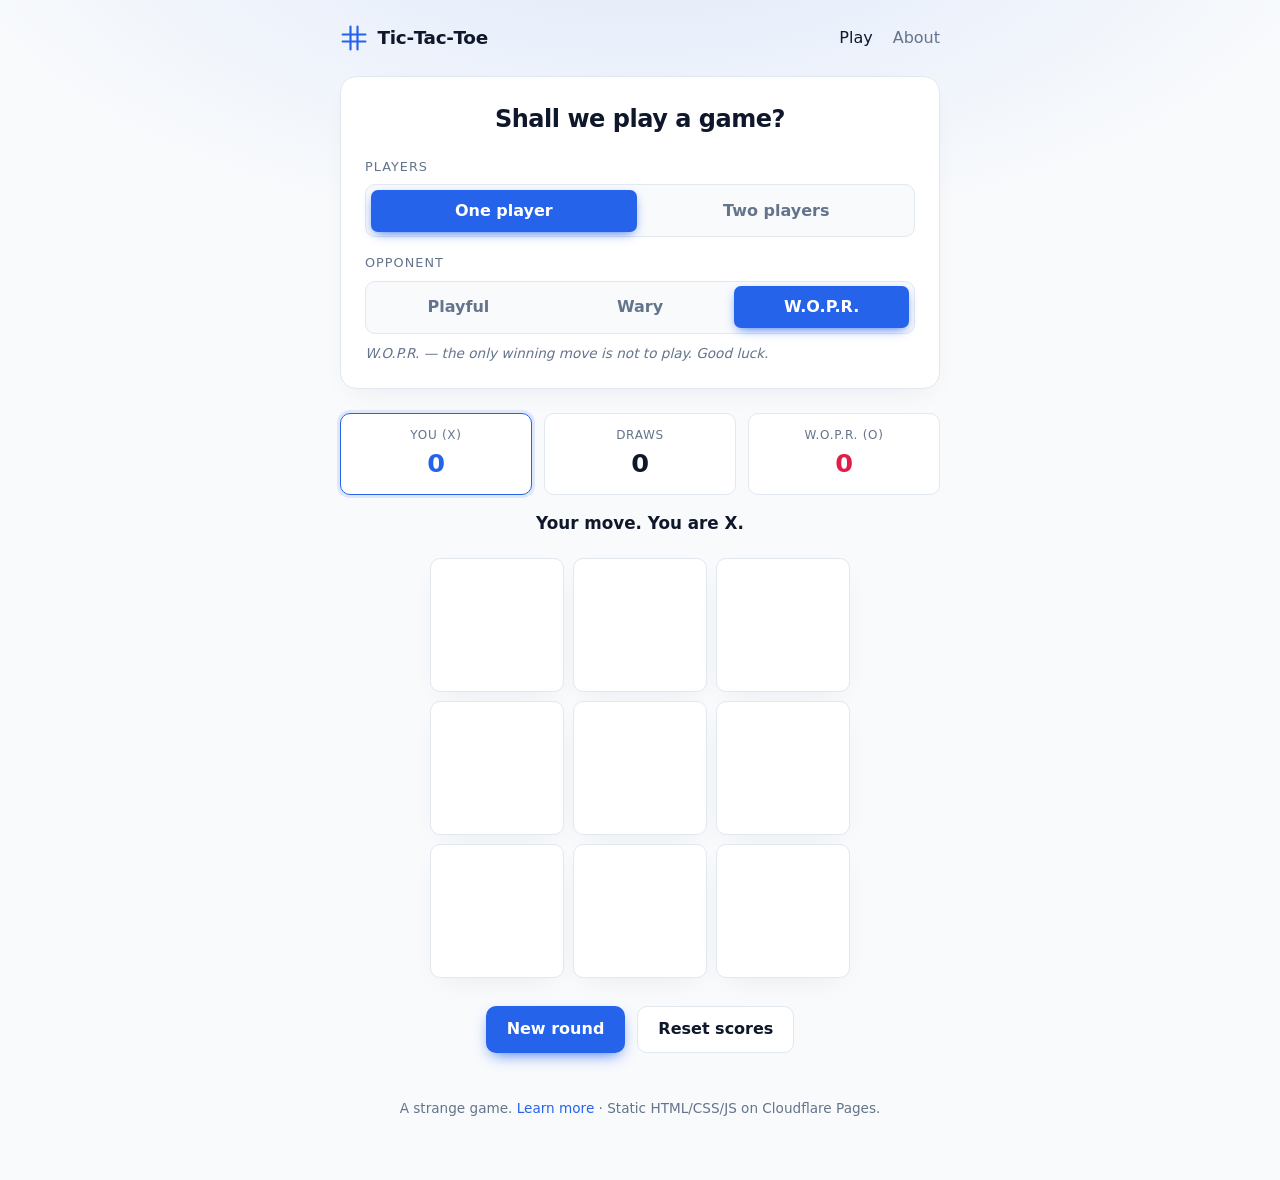
<file: index.html>
<!doctype html>
<html lang="en">
  <head>
    <meta charset="utf-8" />
    <meta name="viewport" content="width=device-width, initial-scale=1" />
    <meta name="color-scheme" content="light dark" />
    <meta name="description" content="An elegant Tic-Tac-Toe (noughts and crosses) game for one or two players. Shall we play a game?" />
    <title>Tic-Tac-Toe — Shall we play a game?</title>
    <link rel="icon" href="/assets/favicon.svg" type="image/svg+xml" />
    <link rel="stylesheet" href="/assets/css/styles.css" />
    <script defer src="/assets/js/main.js"></script>
  </head>
  <body>
    <div class="app">
      <header class="site-header">
        <a class="brand" href="/">
          <span class="brand-mark" aria-hidden="true">
            <svg viewBox="0 0 32 32" width="28" height="28">
              <line x1="12" y1="3" x2="12" y2="29" />
              <line x1="20" y1="3" x2="20" y2="29" />
              <line x1="3" y1="12" x2="29" y2="12" />
              <line x1="3" y1="20" x2="29" y2="20" />
            </svg>
          </span>
          <span class="brand-name">Tic&#8209;Tac&#8209;Toe</span>
        </a>
        <nav class="site-nav">
          <a href="/" aria-current="page">Play</a>
          <a href="/about/">About</a>
        </nav>
      </header>

      <main class="game">
        <!-- Setup / options -->
        <section class="panel setup" id="setup" aria-label="Game options">
          <h1 class="tagline">Shall we play a game?</h1>

          <fieldset class="option-group">
            <legend>Players</legend>
            <div class="segmented" role="radiogroup" aria-label="Number of players">
              <button type="button" class="seg is-active" data-mode="1" role="radio" aria-checked="true">
                One player
              </button>
              <button type="button" class="seg" data-mode="2" role="radio" aria-checked="false">
                Two players
              </button>
            </div>
          </fieldset>

          <fieldset class="option-group" id="difficulty-group">
            <legend>Opponent</legend>
            <div class="segmented" role="radiogroup" aria-label="Computer difficulty">
              <button type="button" class="seg" data-difficulty="easy" role="radio" aria-checked="false">
                Playful
              </button>
              <button type="button" class="seg" data-difficulty="medium" role="radio" aria-checked="false">
                Wary
              </button>
              <button type="button" class="seg is-active" data-difficulty="hard" role="radio" aria-checked="true">
                W.O.P.R.
              </button>
            </div>
            <p class="hint" id="difficulty-hint">The only winning move is not to play. Good luck.</p>
          </fieldset>
        </section>

        <!-- Scoreboard -->
        <section class="scoreboard" aria-label="Scoreboard">
          <div class="score score-x" id="score-x-card">
            <span class="score-label" id="label-x">Player X</span>
            <span class="score-value" id="score-x">0</span>
          </div>
          <div class="score score-draw">
            <span class="score-label">Draws</span>
            <span class="score-value" id="score-draw">0</span>
          </div>
          <div class="score score-o" id="score-o-card">
            <span class="score-label" id="label-o">Player O</span>
            <span class="score-value" id="score-o">0</span>
          </div>
        </section>

        <!-- Status line -->
        <p class="status" id="status" role="status" aria-live="polite">Your move, X.</p>

        <!-- Board -->
        <section class="board-wrap">
          <div class="board" id="board" role="grid" aria-label="Tic-Tac-Toe board">
            <!-- Cells are injected by main.js. This static grid is a no-JS fallback. -->
          </div>
          <svg class="win-line" id="win-line" viewBox="0 0 100 100" preserveAspectRatio="none" aria-hidden="true">
            <line id="win-line-seg" x1="0" y1="0" x2="0" y2="0" />
          </svg>
        </section>

        <!-- Controls -->
        <div class="controls">
          <button type="button" class="btn btn-primary" id="new-round">New round</button>
          <button type="button" class="btn" id="reset-scores">Reset scores</button>
        </div>
      </main>

      <footer class="site-footer">
        <p>A strange game. <a href="/about/">Learn more</a> · Static HTML/CSS/JS on Cloudflare Pages.</p>
      </footer>
    </div>
  </body>
</html>
</file>
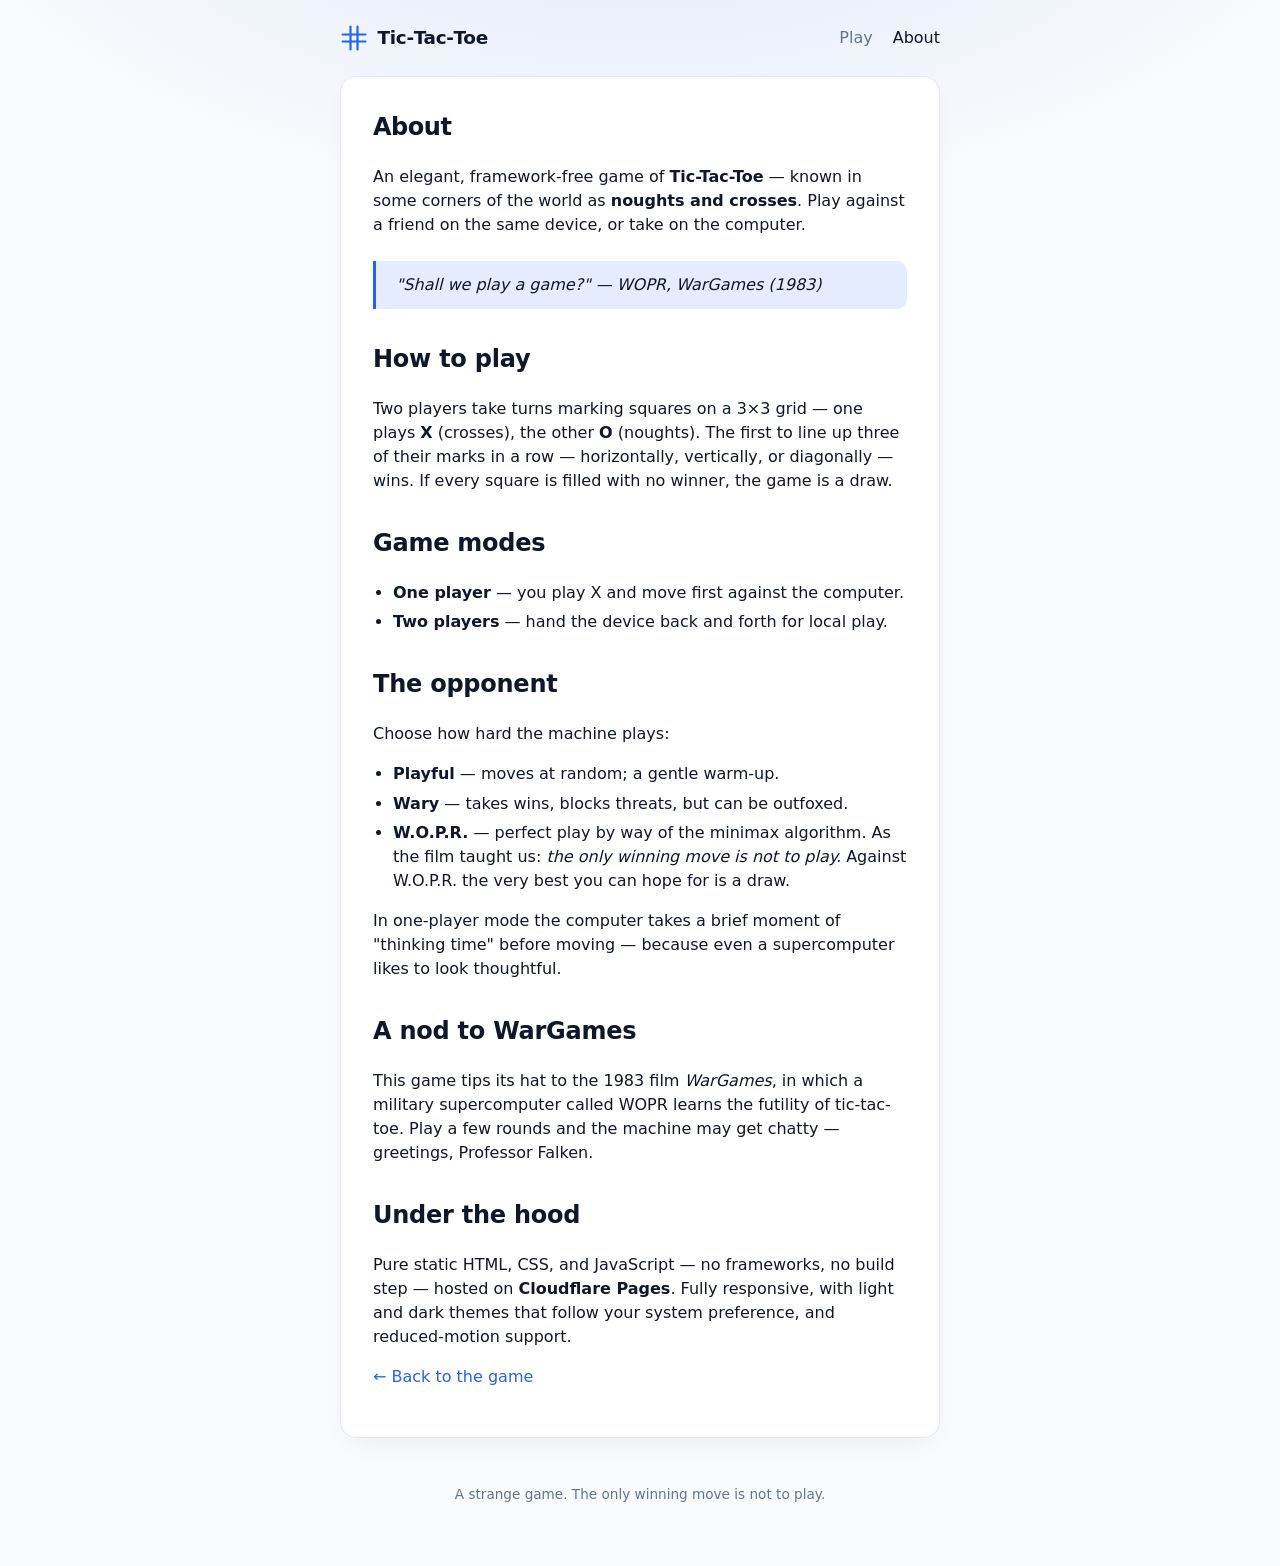
<file: about/index.html>
<!doctype html>
<html lang="en">
  <head>
    <meta charset="utf-8" />
    <meta name="viewport" content="width=device-width, initial-scale=1" />
    <meta name="color-scheme" content="light dark" />
    <meta name="description" content="About this elegant Tic-Tac-Toe game — how to play, the modes, and a nod to WarGames." />
    <title>About — Tic-Tac-Toe</title>
    <link rel="icon" href="/assets/favicon.svg" type="image/svg+xml" />
    <link rel="stylesheet" href="/assets/css/styles.css" />
  </head>
  <body>
    <div class="app">
      <header class="site-header">
        <a class="brand" href="/">
          <span class="brand-mark" aria-hidden="true">
            <svg viewBox="0 0 32 32" width="28" height="28">
              <line x1="12" y1="3" x2="12" y2="29" />
              <line x1="20" y1="3" x2="20" y2="29" />
              <line x1="3" y1="12" x2="29" y2="12" />
              <line x1="3" y1="20" x2="29" y2="20" />
            </svg>
          </span>
          <span class="brand-name">Tic&#8209;Tac&#8209;Toe</span>
        </a>
        <nav class="site-nav">
          <a href="/">Play</a>
          <a href="/about/" aria-current="page">About</a>
        </nav>
      </header>

      <main>
        <article class="prose">
          <h1>About</h1>
          <p>
            An elegant, framework-free game of <strong>Tic-Tac-Toe</strong> — known in
            some corners of the world as <strong>noughts and crosses</strong>. Play
            against a friend on the same device, or take on the computer.
          </p>

          <blockquote>
            "Shall we play a game?" — WOPR, <em>WarGames</em> (1983)
          </blockquote>

          <h2>How to play</h2>
          <p>
            Two players take turns marking squares on a 3&times;3 grid — one plays
            <strong>X</strong> (crosses), the other <strong>O</strong> (noughts).
            The first to line up three of their marks in a row — horizontally,
            vertically, or diagonally — wins. If every square is filled with no
            winner, the game is a draw.
          </p>

          <h2>Game modes</h2>
          <ul>
            <li><strong>One player</strong> — you play X and move first against the computer.</li>
            <li><strong>Two players</strong> — hand the device back and forth for local play.</li>
          </ul>

          <h2>The opponent</h2>
          <p>Choose how hard the machine plays:</p>
          <ul>
            <li><strong>Playful</strong> — moves at random; a gentle warm-up.</li>
            <li><strong>Wary</strong> — takes wins, blocks threats, but can be outfoxed.</li>
            <li><strong>W.O.P.R.</strong> — perfect play by way of the minimax algorithm.
              As the film taught us: <em>the only winning move is not to play.</em>
              Against W.O.P.R. the very best you can hope for is a draw.</li>
          </ul>
          <p>
            In one-player mode the computer takes a brief moment of "thinking time"
            before moving — because even a supercomputer likes to look thoughtful.
          </p>

          <h2>A nod to WarGames</h2>
          <p>
            This game tips its hat to the 1983 film <em>WarGames</em>, in which a
            military supercomputer called WOPR learns the futility of tic-tac-toe.
            Play a few rounds and the machine may get chatty — greetings, Professor
            Falken.
          </p>

          <h2>Under the hood</h2>
          <p>
            Pure static HTML, CSS, and JavaScript — no frameworks, no build step —
            hosted on <strong>Cloudflare Pages</strong>. Fully responsive, with light
            and dark themes that follow your system preference, and reduced-motion
            support.
          </p>

          <p><a href="/">&larr; Back to the game</a></p>
        </article>
      </main>

      <footer class="site-footer">
        <p>A strange game. The only winning move is not to play.</p>
      </footer>
    </div>
  </body>
</html>
</file>
<file: assets/css/styles.css>
/* =========================================================================
   Tic-Tac-Toe — elegant static styling
   Design tokens, layout, board, and animations. Light/dark aware.
   ========================================================================= */

:root {
  color-scheme: light dark;

  /* Palette (light) */
  --color-bg: #f8fafc;
  --color-bg-elev: #ffffff;
  --color-text: #0f172a;
  --color-muted: #64748b;
  --color-accent: #2563eb;
  --color-accent-soft: rgba(37, 99, 235, 0.12);
  --color-border: #e2e8f0;
  --color-x: #2563eb; /* crosses */
  --color-o: #e11d48; /* noughts */
  --color-shadow: rgba(15, 23, 42, 0.08);

  /* Type & shape */
  --font-sans: "Segoe UI", system-ui, -apple-system, Roboto, Helvetica, Arial, sans-serif;
  --radius: 16px;
  --radius-sm: 10px;
  --shadow: 0 10px 30px -12px var(--color-shadow);
  --transition: 180ms cubic-bezier(0.4, 0, 0.2, 1);
}

@media (prefers-color-scheme: dark) {
  :root {
    --color-bg: #0b1120;
    --color-bg-elev: #0f172a;
    --color-text: #e2e8f0;
    --color-muted: #94a3b8;
    --color-accent: #60a5fa;
    --color-accent-soft: rgba(96, 165, 250, 0.16);
    --color-border: #1e293b;
    --color-x: #60a5fa;
    --color-o: #fb7185;
    --color-shadow: rgba(0, 0, 0, 0.55);
  }
}

* {
  box-sizing: border-box;
}

html,
body {
  margin: 0;
  padding: 0;
}

body {
  font-family: var(--font-sans);
  background:
    radial-gradient(1200px 600px at 50% -10%, var(--color-accent-soft), transparent 60%),
    var(--color-bg);
  color: var(--color-text);
  min-height: 100vh;
  line-height: 1.5;
  -webkit-font-smoothing: antialiased;
}

a {
  color: var(--color-accent);
  text-decoration: none;
}
a:hover {
  text-decoration: underline;
}

.app {
  max-width: 640px;
  margin: 0 auto;
  padding: 1.5rem 1.25rem 3rem;
  display: flex;
  flex-direction: column;
  min-height: 100vh;
}

/* ------------------------------------------------------------------ Header */
.site-header {
  display: flex;
  align-items: center;
  justify-content: space-between;
  padding-bottom: 1.5rem;
}

.brand {
  display: inline-flex;
  align-items: center;
  gap: 0.6rem;
  color: var(--color-text);
  font-weight: 700;
  letter-spacing: -0.02em;
}
.brand:hover {
  text-decoration: none;
}
.brand-mark svg {
  display: block;
}
.brand-mark line {
  stroke: var(--color-accent);
  stroke-width: 2.5;
  stroke-linecap: round;
}
.brand-name {
  font-size: 1.15rem;
}

.site-nav {
  display: flex;
  gap: 1.25rem;
  font-weight: 500;
}
.site-nav a {
  color: var(--color-muted);
}
.site-nav a[aria-current="page"] {
  color: var(--color-text);
}

/* ------------------------------------------------------------------ Setup */
.panel {
  background: var(--color-bg-elev);
  border: 1px solid var(--color-border);
  border-radius: var(--radius);
  box-shadow: var(--shadow);
  padding: 1.5rem;
}

.tagline {
  margin: 0 0 1.25rem;
  font-size: 1.5rem;
  font-weight: 700;
  letter-spacing: -0.02em;
  text-align: center;
}

.option-group {
  border: 0;
  margin: 0 0 1rem;
  padding: 0;
}
.option-group:last-child {
  margin-bottom: 0;
}
.option-group legend {
  font-size: 0.8rem;
  text-transform: uppercase;
  letter-spacing: 0.08em;
  color: var(--color-muted);
  margin-bottom: 0.5rem;
  padding: 0;
}

/* Segmented control */
.segmented {
  display: flex;
  gap: 0.4rem;
  background: var(--color-bg);
  border: 1px solid var(--color-border);
  border-radius: var(--radius-sm);
  padding: 0.3rem;
}
.seg {
  flex: 1;
  border: 0;
  background: transparent;
  color: var(--color-muted);
  font: inherit;
  font-weight: 600;
  padding: 0.55rem 0.5rem;
  border-radius: 7px;
  cursor: pointer;
  transition: background var(--transition), color var(--transition), transform var(--transition);
}
.seg:hover {
  color: var(--color-text);
}
.seg.is-active {
  background: var(--color-accent);
  color: #fff;
  box-shadow: 0 4px 12px -4px var(--color-accent);
}
.seg:focus-visible {
  outline: 2px solid var(--color-accent);
  outline-offset: 2px;
}

.hint {
  margin: 0.6rem 0 0;
  font-size: 0.85rem;
  color: var(--color-muted);
  font-style: italic;
  min-height: 1.2em;
}

#difficulty-group[hidden] {
  display: none;
}

/* ------------------------------------------------------------- Scoreboard */
.scoreboard {
  display: grid;
  grid-template-columns: repeat(3, 1fr);
  gap: 0.75rem;
  margin: 1.5rem 0 1rem;
}
.score {
  background: var(--color-bg-elev);
  border: 1px solid var(--color-border);
  border-radius: var(--radius-sm);
  padding: 0.75rem 0.5rem;
  text-align: center;
  transition: border-color var(--transition), box-shadow var(--transition);
}
.score.is-turn {
  border-color: var(--color-accent);
  box-shadow: 0 0 0 3px var(--color-accent-soft);
}
.score-label {
  display: block;
  font-size: 0.75rem;
  text-transform: uppercase;
  letter-spacing: 0.06em;
  color: var(--color-muted);
  white-space: nowrap;
  overflow: hidden;
  text-overflow: ellipsis;
}
.score-value {
  display: block;
  font-size: 1.6rem;
  font-weight: 800;
  letter-spacing: -0.02em;
}
.score-x .score-value {
  color: var(--color-x);
}
.score-o .score-value {
  color: var(--color-o);
}

/* ----------------------------------------------------------------- Status */
.status {
  text-align: center;
  font-size: 1.05rem;
  font-weight: 600;
  min-height: 1.6em;
  margin: 0.5rem 0 1.25rem;
}
.status.is-thinking::after {
  content: "";
  display: inline-block;
  width: 1em;
  text-align: left;
  animation: dots 1.2s steps(4, end) infinite;
}
@keyframes dots {
  0% { content: ""; }
  25% { content: "."; }
  50% { content: ".."; }
  75% { content: "..."; }
}

/* ------------------------------------------------------------------ Board */
.board-wrap {
  position: relative;
  width: min(100%, 420px);
  margin: 0 auto;
  aspect-ratio: 1 / 1;
}

.board {
  position: absolute;
  inset: 0;
  display: grid;
  grid-template-columns: repeat(3, 1fr);
  grid-template-rows: repeat(3, 1fr);
  gap: 0.6rem;
}

.cell {
  border: 1px solid var(--color-border);
  background: var(--color-bg-elev);
  border-radius: var(--radius-sm);
  font-size: clamp(2.5rem, 14vw, 5rem);
  font-weight: 800;
  line-height: 1;
  display: flex;
  align-items: center;
  justify-content: center;
  cursor: pointer;
  color: var(--color-text);
  box-shadow: var(--shadow);
  transition: transform var(--transition), background var(--transition), box-shadow var(--transition);
  -webkit-user-select: none;
  user-select: none;
}
.cell:hover:not(.is-filled):not(:disabled) {
  transform: translateY(-2px);
  background: var(--color-accent-soft);
}
.cell:focus-visible {
  outline: 3px solid var(--color-accent);
  outline-offset: 2px;
}
.cell:disabled {
  cursor: default;
}
.cell.mark-x {
  color: var(--color-x);
}
.cell.mark-o {
  color: var(--color-o);
}
.cell .glyph {
  display: inline-block;
  animation: pop 220ms cubic-bezier(0.34, 1.56, 0.64, 1);
}
@keyframes pop {
  0% { transform: scale(0.2); opacity: 0; }
  100% { transform: scale(1); opacity: 1; }
}
.cell.is-win {
  background: var(--color-accent-soft);
}

/* Winning line overlay */
.win-line {
  position: absolute;
  inset: 0;
  width: 100%;
  height: 100%;
  pointer-events: none;
}
.win-line line {
  stroke: var(--color-accent);
  stroke-width: 2.5;
  stroke-linecap: round;
  stroke-dasharray: 160;
  stroke-dashoffset: 160;
}
.win-line.is-shown line {
  animation: draw 420ms ease forwards;
}
@keyframes draw {
  to { stroke-dashoffset: 0; }
}

/* ---------------------------------------------------------------- Controls */
.controls {
  display: flex;
  gap: 0.75rem;
  justify-content: center;
  margin-top: 1.75rem;
}
.btn {
  font: inherit;
  font-weight: 600;
  border: 1px solid var(--color-border);
  background: var(--color-bg-elev);
  color: var(--color-text);
  padding: 0.65rem 1.25rem;
  border-radius: var(--radius-sm);
  cursor: pointer;
  transition: transform var(--transition), background var(--transition), border-color var(--transition);
}
.btn:hover {
  transform: translateY(-1px);
  border-color: var(--color-accent);
}
.btn:focus-visible {
  outline: 2px solid var(--color-accent);
  outline-offset: 2px;
}
.btn-primary {
  background: var(--color-accent);
  color: #fff;
  border-color: transparent;
  box-shadow: 0 6px 16px -6px var(--color-accent);
}

/* ------------------------------------------------------------------ Footer */
.site-footer {
  margin-top: auto;
  padding-top: 2rem;
  text-align: center;
  font-size: 0.85rem;
  color: var(--color-muted);
}

/* --------------------------------------------------------------- Content pages */
.prose {
  background: var(--color-bg-elev);
  border: 1px solid var(--color-border);
  border-radius: var(--radius);
  box-shadow: var(--shadow);
  padding: 2rem;
}
.prose h1 {
  margin-top: 0;
  letter-spacing: -0.02em;
}
.prose h2 {
  margin-top: 2rem;
  letter-spacing: -0.01em;
}
.prose blockquote {
  margin: 1.5rem 0;
  padding: 0.75rem 1.25rem;
  border-left: 3px solid var(--color-accent);
  background: var(--color-accent-soft);
  border-radius: 0 var(--radius-sm) var(--radius-sm) 0;
  font-style: italic;
  color: var(--color-text);
}
.prose ul {
  padding-left: 1.25rem;
}
.prose li {
  margin: 0.35rem 0;
}

/* --------------------------------------------------------------- Motion pref */
@media (prefers-reduced-motion: reduce) {
  *,
  *::before,
  *::after {
    animation-duration: 0.001ms !important;
    transition-duration: 0.001ms !important;
  }
}
</file>
